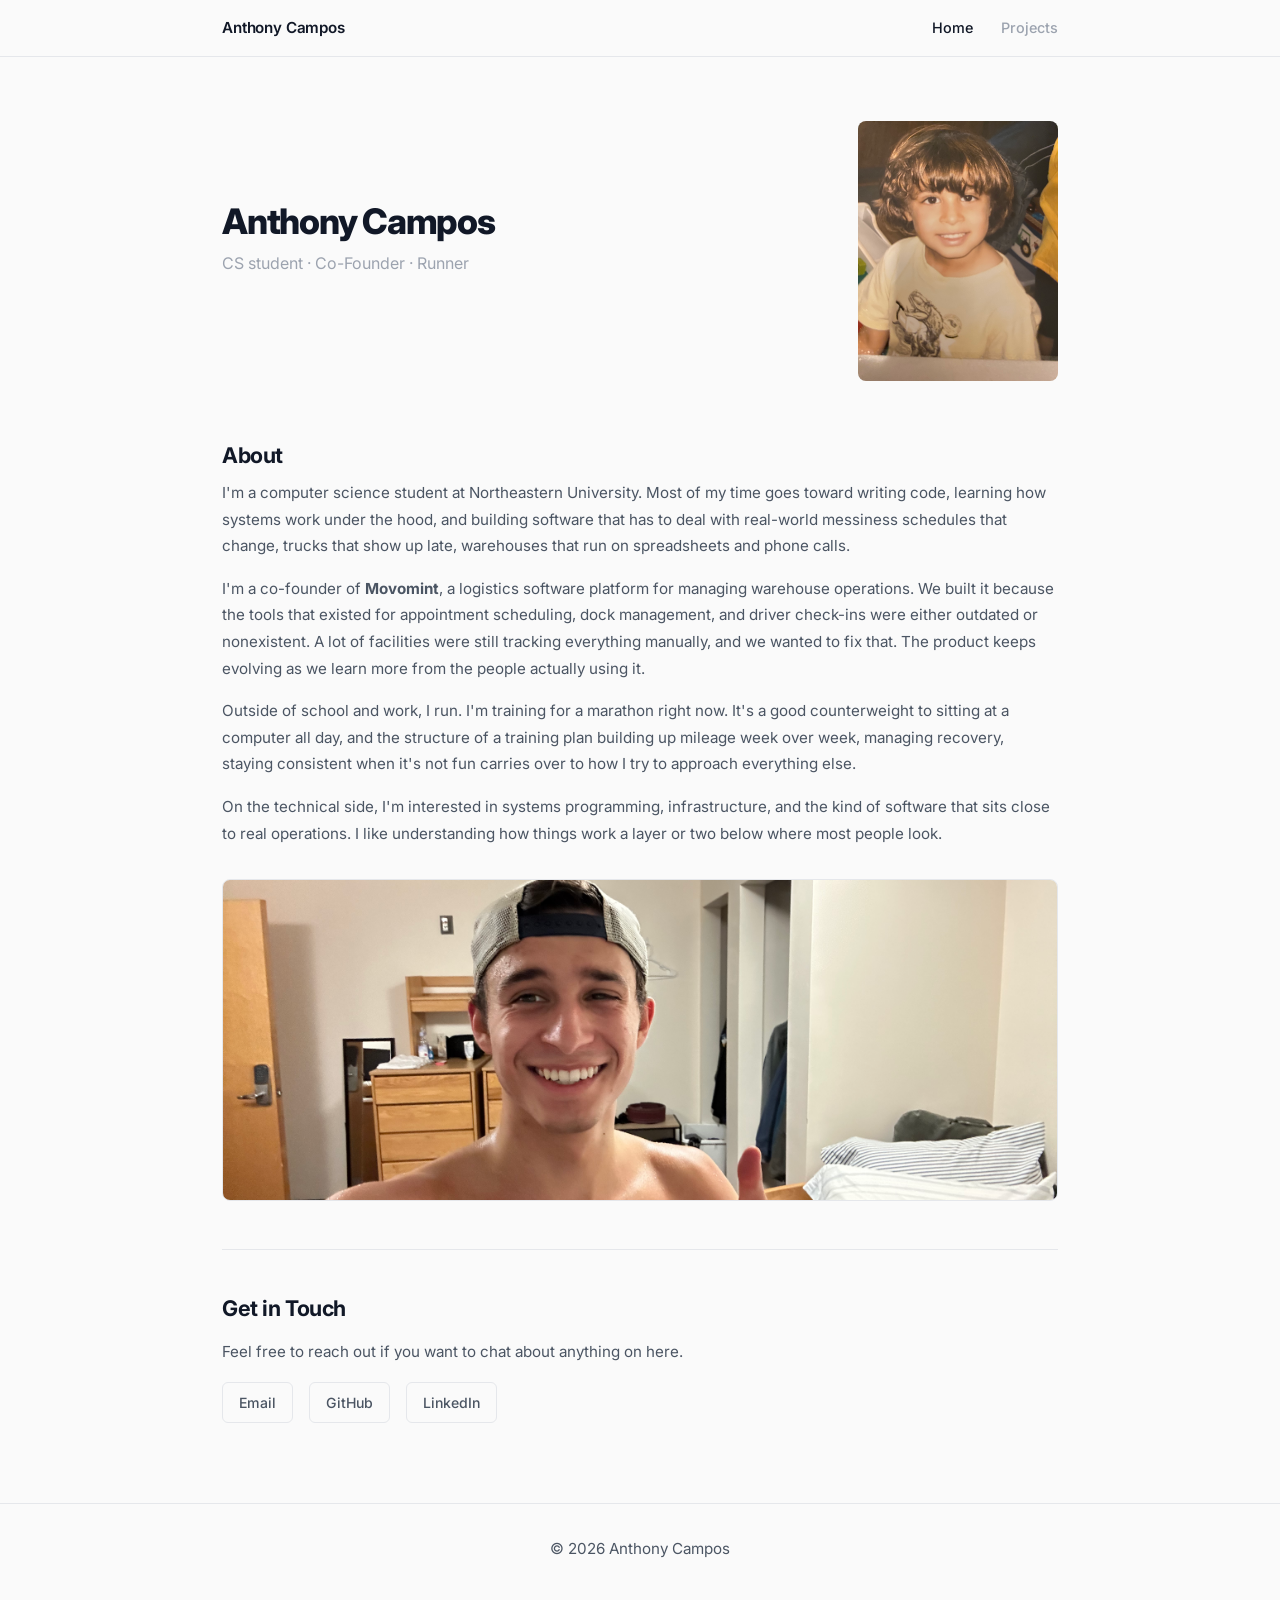
<file: index.html>
<!DOCTYPE html>
<html lang="en">

<head>
  <meta charset="UTF-8">
  <meta name="viewport" content="width=device-width, initial-scale=1.0">
  <meta name="description" content="Anthony Campos CS student at Northeastern, co-founder of Movomint, and runner.">
  <title>Anthony Campos Building Systems</title>
  <link rel="stylesheet" href="style.css">
</head>

<body>

  <nav class="navbar">
    <div class="navbar-inner">
      <a href="index.html" class="navbar-brand">Anthony Campos</a>
      <ul class="navbar-links">
        <li><a href="index.html" class="active">Home</a></li>
        <li><a href="projects.html">Projects</a></li>
      </ul>
    </div>
  </nav>

  <main class="container">

    <section class="hero">
      <div class="hero-text">
        <h1>Anthony Campos</h1>
        <p class="subtitle">CS student · Co-Founder · Runner</p>
      </div>
      <div class="hero-image">
        <img src="images/IMG_9279.png" alt="Anthony Campos">
      </div>
    </section>

    <section class="section">
      <h2>About</h2>
      <p>
        I'm a computer science student at Northeastern University. Most of my time goes toward
        writing code, learning how systems work under the hood, and building software that
        has to deal with real-world messiness schedules that change, trucks that show up
        late, warehouses that run on spreadsheets and phone calls.
      </p>
      <p>
        I'm a co-founder of <strong>Movomint</strong>, a logistics software platform for
        managing warehouse operations. We built it because the tools that existed for
        appointment scheduling, dock management, and driver check-ins were either outdated
        or nonexistent. A lot of facilities were still tracking everything manually, and we
        wanted to fix that. The product keeps evolving as we learn more from the people
        actually using it.
      </p>
      <p>
        Outside of school and work, I run. I'm training for a marathon right now. It's a
        good counterweight to sitting at a computer all day, and the structure of a training
        plan building up mileage week over week, managing recovery, staying consistent
        when it's not fun carries over to how I try to approach everything else.
      </p>
      <p>
        On the technical side, I'm interested in systems programming, infrastructure, and
        the kind of software that sits close to real operations. I like understanding how
        things work a layer or two below where most people look.
      </p>
    </section>

    <div class="content-image">
      <img src="images/IMG_5148.png" alt="Running">
    </div>

    <section class="contact">
      <h2>Get in Touch</h2>
      <p>Feel free to reach out if you want to chat about anything on here.</p>
      <div class="contact-links">
        <a href="mailto:campos.an@northeastern.edu">Email</a>
        <a href="https://github.com/camposanthony" target="_blank" rel="noopener noreferrer">GitHub</a>
        <a href="https://www.linkedin.com/in/anthonyrcampos/" target="_blank" rel="noopener noreferrer">LinkedIn</a>
      </div>
    </section>

  </main>

  <footer class="footer">
    <p>&copy; 2026 Anthony Campos</p>
  </footer>

</body>

</html>
</file>
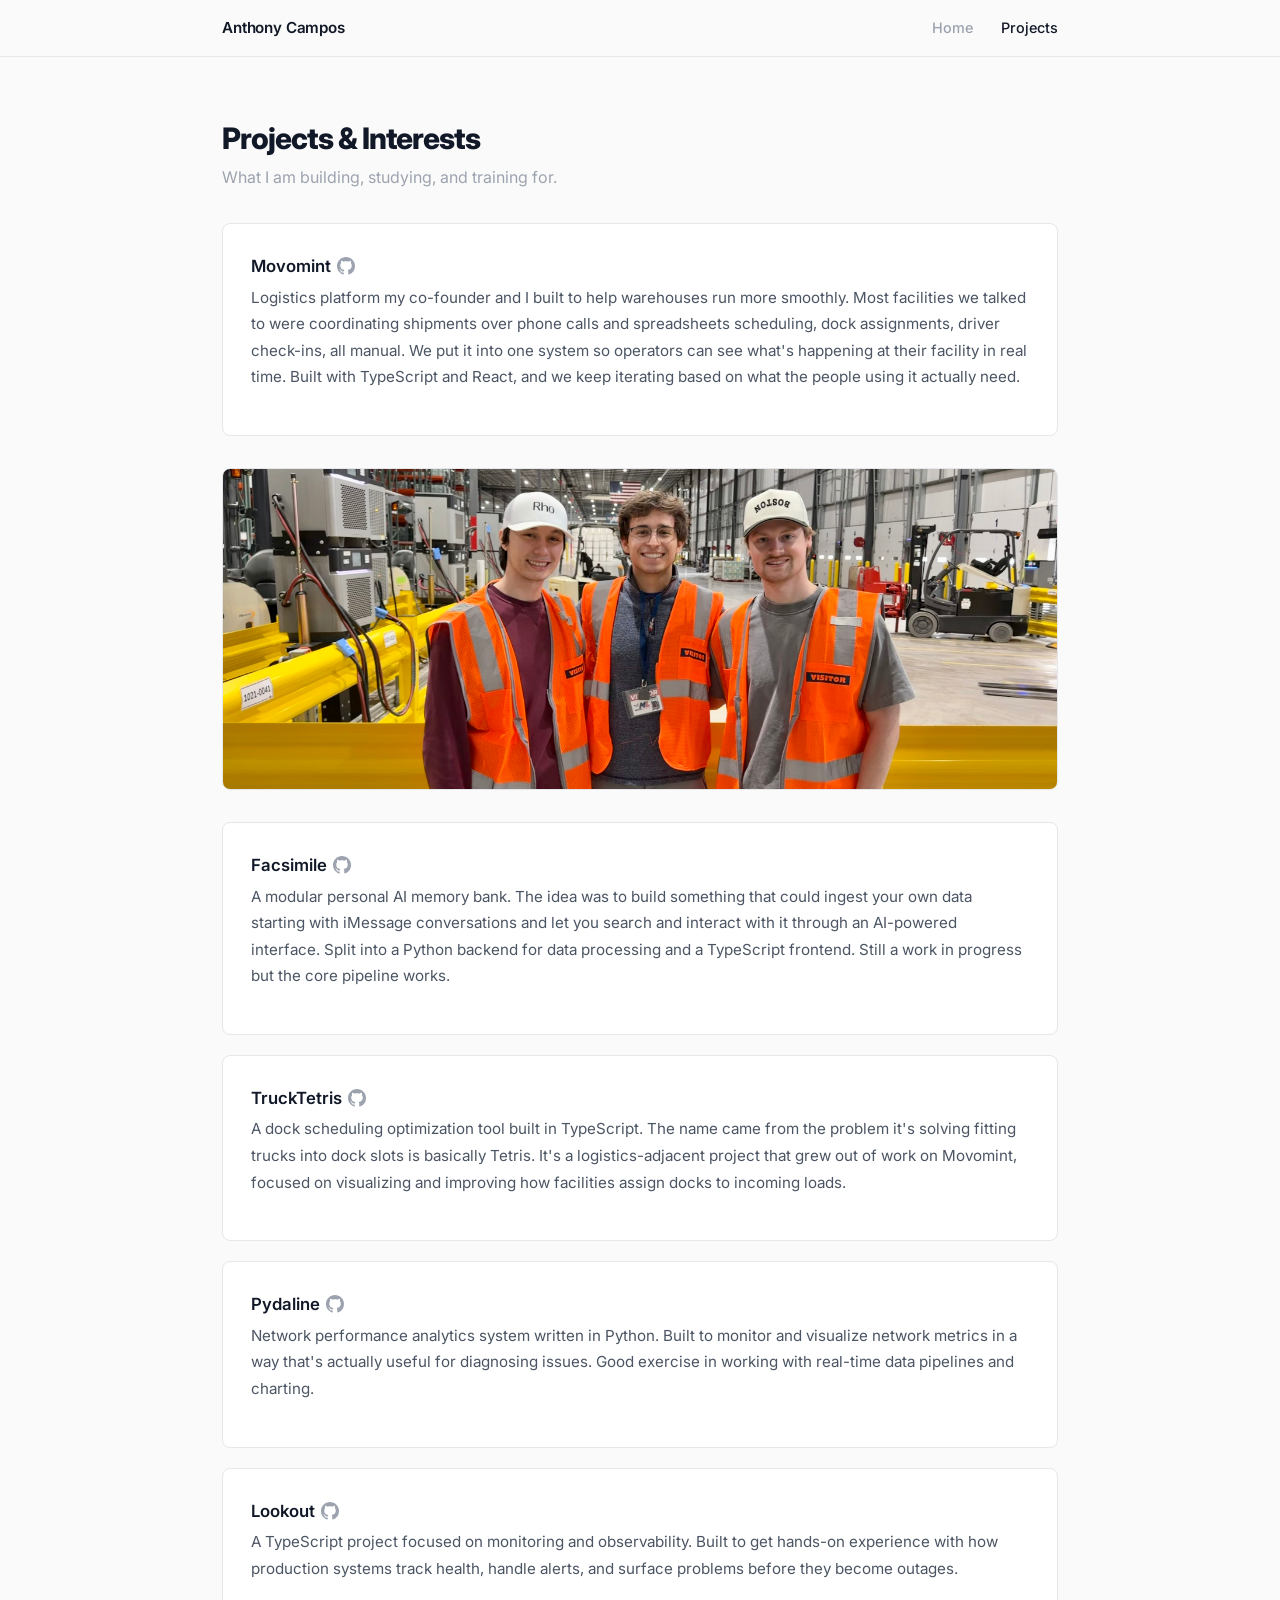
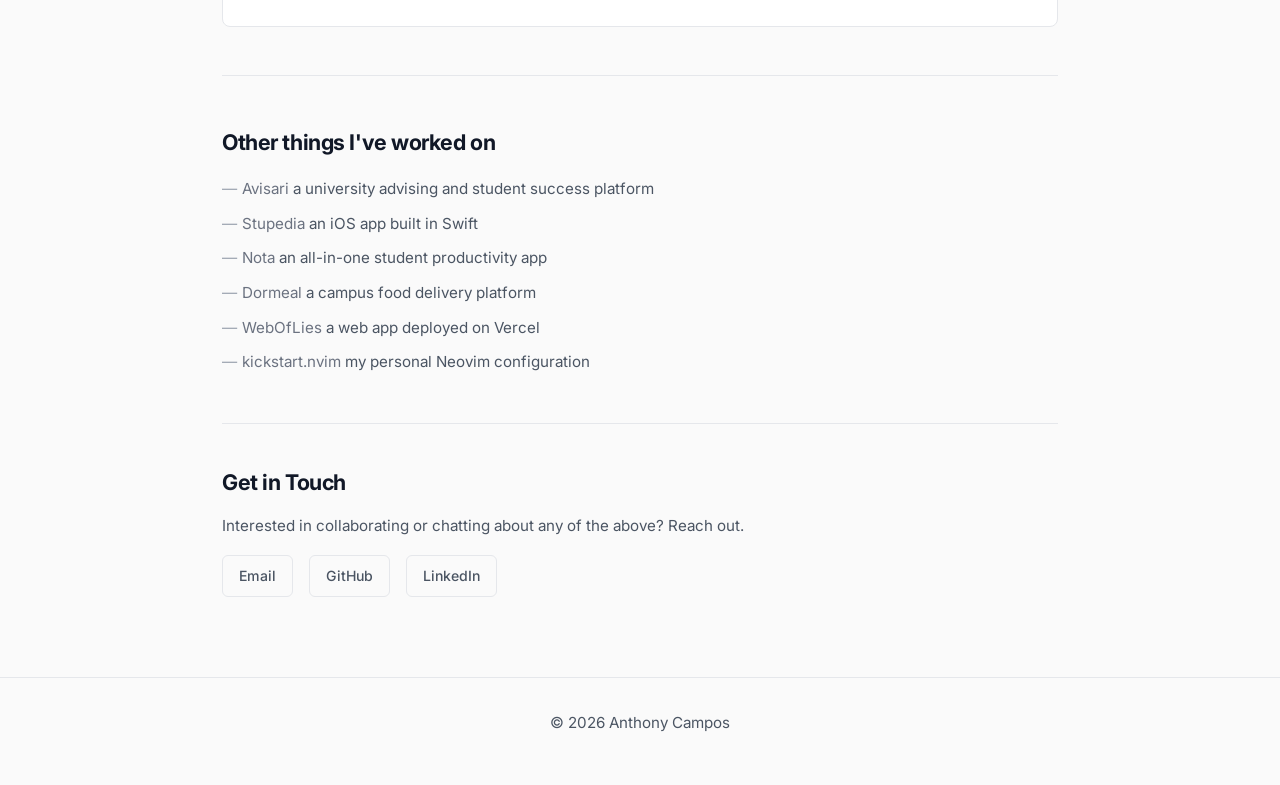
<file: projects.html>
<!DOCTYPE html>
<html lang="en">

<head>
    <meta charset="UTF-8">
    <meta name="viewport" content="width=device-width, initial-scale=1.0">
    <meta name="description" content="Projects and interests Movomint, systems programming, and running.">
    <title>Projects Anthony Campos</title>
    <link rel="stylesheet" href="style.css">
</head>

<body>

    <nav class="navbar">
        <div class="navbar-inner">
            <a href="index.html" class="navbar-brand">Anthony Campos</a>
            <ul class="navbar-links">
                <li><a href="index.html">Home</a></li>
                <li><a href="projects.html" class="active">Projects</a></li>
            </ul>
        </div>
    </nav>

    <main class="container">

        <div class="page-header">
            <h1>Projects &amp; Interests</h1>
            <p class="subtitle">What I am building, studying, and training for.</p>
        </div>

        <div class="project-card">
            <h3><a href="https://movomint.com" target="_blank" rel="noopener noreferrer">Movomint <svg class="gh-icon"
                        viewBox="0 0 16 16">
                        <path
                            d="M8 0C3.58 0 0 3.58 0 8c0 3.54 2.29 6.53 5.47 7.59.4.07.55-.17.55-.38 0-.19-.01-.82-.01-1.49-2.01.37-2.53-.49-2.69-.94-.09-.23-.48-.94-.82-1.13-.28-.15-.68-.52-.01-.53.63-.01 1.08.58 1.23.82.72 1.21 1.87.87 2.33.66.07-.52.28-.87.51-1.07-1.78-.2-3.64-.89-3.64-3.95 0-.87.31-1.59.82-2.15-.08-.2-.36-1.02.08-2.12 0 0 .67-.21 2.2.82.64-.18 1.32-.27 2-.27.68 0 1.36.09 2 .27 1.53-1.04 2.2-.82 2.2-.82.44 1.1.16 1.92.08 2.12.51.56.82 1.27.82 2.15 0 3.07-1.87 3.75-3.65 3.95.29.25.54.73.54 1.48 0 1.07-.01 1.93-.01 2.2 0 .21.15.46.55.38A8.013 8.013 0 0016 8c0-4.42-3.58-8-8-8z" />
                    </svg></a></h3>
            <p>
                Logistics platform my co-founder and I built to help warehouses run more smoothly.
                Most facilities we talked to were coordinating shipments over phone calls and
                spreadsheets scheduling, dock assignments, driver check-ins, all manual. We
                put it into one system so operators can see what's happening at their facility
                in real time. Built with TypeScript and React, and we keep iterating based on
                what the people using it actually need.
            </p>
        </div>

        <div class="content-image">
            <img src="images/IMG_5516.png" alt="Warehouse operations">
        </div>

        <div class="project-card">
            <h3><a href="https://github.com/camposanthony/Facsimile" target="_blank" rel="noopener noreferrer">Facsimile
                    <svg class="gh-icon" viewBox="0 0 16 16">
                        <path
                            d="M8 0C3.58 0 0 3.58 0 8c0 3.54 2.29 6.53 5.47 7.59.4.07.55-.17.55-.38 0-.19-.01-.82-.01-1.49-2.01.37-2.53-.49-2.69-.94-.09-.23-.48-.94-.82-1.13-.28-.15-.68-.52-.01-.53.63-.01 1.08.58 1.23.82.72 1.21 1.87.87 2.33.66.07-.52.28-.87.51-1.07-1.78-.2-3.64-.89-3.64-3.95 0-.87.31-1.59.82-2.15-.08-.2-.36-1.02.08-2.12 0 0 .67-.21 2.2.82.64-.18 1.32-.27 2-.27.68 0 1.36.09 2 .27 1.53-1.04 2.2-.82 2.2-.82.44 1.1.16 1.92.08 2.12.51.56.82 1.27.82 2.15 0 3.07-1.87 3.75-3.65 3.95.29.25.54.73.54 1.48 0 1.07-.01 1.93-.01 2.2 0 .21.15.46.55.38A8.013 8.013 0 0016 8c0-4.42-3.58-8-8-8z" />
                    </svg></a></h3>
            <p>
                A modular personal AI memory bank. The idea was to build something that could
                ingest your own data starting with iMessage conversations and let you
                search and interact with it through an AI-powered interface. Split into a
                Python backend for data processing and a TypeScript frontend. Still a work
                in progress but the core pipeline works.
            </p>
        </div>

        <div class="project-card">
            <h3><a href="https://github.com/camposanthony/TruckTetris" target="_blank"
                    rel="noopener noreferrer">TruckTetris <svg class="gh-icon" viewBox="0 0 16 16">
                        <path
                            d="M8 0C3.58 0 0 3.58 0 8c0 3.54 2.29 6.53 5.47 7.59.4.07.55-.17.55-.38 0-.19-.01-.82-.01-1.49-2.01.37-2.53-.49-2.69-.94-.09-.23-.48-.94-.82-1.13-.28-.15-.68-.52-.01-.53.63-.01 1.08.58 1.23.82.72 1.21 1.87.87 2.33.66.07-.52.28-.87.51-1.07-1.78-.2-3.64-.89-3.64-3.95 0-.87.31-1.59.82-2.15-.08-.2-.36-1.02.08-2.12 0 0 .67-.21 2.2.82.64-.18 1.32-.27 2-.27.68 0 1.36.09 2 .27 1.53-1.04 2.2-.82 2.2-.82.44 1.1.16 1.92.08 2.12.51.56.82 1.27.82 2.15 0 3.07-1.87 3.75-3.65 3.95.29.25.54.73.54 1.48 0 1.07-.01 1.93-.01 2.2 0 .21.15.46.55.38A8.013 8.013 0 0016 8c0-4.42-3.58-8-8-8z" />
                    </svg></a></h3>
            <p>
                A dock scheduling optimization tool built in TypeScript. The name came from
                the problem it's solving fitting trucks into dock slots is basically Tetris.
                It's a logistics-adjacent project that grew out of work on Movomint, focused
                on visualizing and improving how facilities assign docks to incoming loads.
            </p>
        </div>

        <div class="project-card">
            <h3><a href="https://github.com/camposanthony/Pydaline" target="_blank" rel="noopener noreferrer">Pydaline
                    <svg class="gh-icon" viewBox="0 0 16 16">
                        <path
                            d="M8 0C3.58 0 0 3.58 0 8c0 3.54 2.29 6.53 5.47 7.59.4.07.55-.17.55-.38 0-.19-.01-.82-.01-1.49-2.01.37-2.53-.49-2.69-.94-.09-.23-.48-.94-.82-1.13-.28-.15-.68-.52-.01-.53.63-.01 1.08.58 1.23.82.72 1.21 1.87.87 2.33.66.07-.52.28-.87.51-1.07-1.78-.2-3.64-.89-3.64-3.95 0-.87.31-1.59.82-2.15-.08-.2-.36-1.02.08-2.12 0 0 .67-.21 2.2.82.64-.18 1.32-.27 2-.27.68 0 1.36.09 2 .27 1.53-1.04 2.2-.82 2.2-.82.44 1.1.16 1.92.08 2.12.51.56.82 1.27.82 2.15 0 3.07-1.87 3.75-3.65 3.95.29.25.54.73.54 1.48 0 1.07-.01 1.93-.01 2.2 0 .21.15.46.55.38A8.013 8.013 0 0016 8c0-4.42-3.58-8-8-8z" />
                    </svg></a></h3>
            <p>
                Network performance analytics system written in Python. Built to monitor and
                visualize network metrics in a way that's actually useful for diagnosing issues.
                Good exercise in working with real-time data pipelines and charting.
            </p>
        </div>

        <div class="project-card">
            <h3><a href="https://github.com/camposanthony/Lookout" target="_blank" rel="noopener noreferrer">Lookout
                    <svg class="gh-icon" viewBox="0 0 16 16">
                        <path
                            d="M8 0C3.58 0 0 3.58 0 8c0 3.54 2.29 6.53 5.47 7.59.4.07.55-.17.55-.38 0-.19-.01-.82-.01-1.49-2.01.37-2.53-.49-2.69-.94-.09-.23-.48-.94-.82-1.13-.28-.15-.68-.52-.01-.53.63-.01 1.08.58 1.23.82.72 1.21 1.87.87 2.33.66.07-.52.28-.87.51-1.07-1.78-.2-3.64-.89-3.64-3.95 0-.87.31-1.59.82-2.15-.08-.2-.36-1.02.08-2.12 0 0 .67-.21 2.2.82.64-.18 1.32-.27 2-.27.68 0 1.36.09 2 .27 1.53-1.04 2.2-.82 2.2-.82.44 1.1.16 1.92.08 2.12.51.56.82 1.27.82 2.15 0 3.07-1.87 3.75-3.65 3.95.29.25.54.73.54 1.48 0 1.07-.01 1.93-.01 2.2 0 .21.15.46.55.38A8.013 8.013 0 0016 8c0-4.42-3.58-8-8-8z" />
                    </svg></a></h3>
            <p>
                A TypeScript project focused on monitoring and observability. Built to get
                hands-on experience with how production systems track health, handle alerts,
                and surface problems before they become outages.
            </p>
        </div>

        <hr class="section-divider">

        <section class="section">
            <h2>Other things I've worked on</h2>
            <ul class="styled-list">
                <li><a href="https://github.com/camposanthony/Avisari" target="_blank"
                        rel="noopener noreferrer">Avisari</a> a university advising and student success platform</li>
                <li><a href="https://github.com/camposanthony/Stupedia" target="_blank"
                        rel="noopener noreferrer">Stupedia</a> an iOS app built in Swift</li>
                <li><a href="https://github.com/camposanthony/Nota" target="_blank" rel="noopener noreferrer">Nota</a>
                    an all-in-one student productivity app</li>
                <li><a href="https://github.com/camposanthony/Dormeal2.0" target="_blank"
                        rel="noopener noreferrer">Dormeal</a> a campus food delivery platform</li>
                <li><a href="https://github.com/camposanthony/WebOfLies" target="_blank"
                        rel="noopener noreferrer">WebOfLies</a> a web app deployed on Vercel</li>
                <li><a href="https://github.com/camposanthony/kickstart.nvim" target="_blank"
                        rel="noopener noreferrer">kickstart.nvim</a> my personal Neovim configuration</li>
            </ul>
        </section>

        <section class="contact">
            <h2>Get in Touch</h2>
            <p>Interested in collaborating or chatting about any of the above? Reach out.</p>
            <div class="contact-links">
                <a href="mailto:campos.an@northeastern.edu">Email</a>
                <a href="https://github.com/camposanthony" target="_blank" rel="noopener noreferrer">GitHub</a>
                <a href="https://www.linkedin.com/in/anthonyrcampos/" target="_blank"
                    rel="noopener noreferrer">LinkedIn</a>
            </div>
        </section>

    </main>

    <footer class="footer">
        <p>&copy; 2026 Anthony Campos</p>
    </footer>

</body>

</html>
</file>
<file: style.css>
@import url('https://fonts.googleapis.com/css2?family=Inter:wght@400;500;600;700;800&display=swap');

:root {
  --bg: #fafafa;
  --bg-card: #ffffff;
  --text: #111827;
  --text-secondary: #4b5563;
  --text-muted: #9ca3af;
  --border: #e5e7eb;
  --accent: #111827;
  --accent-hover: #000000;
  --link: #6b7280;
  --link-hover: #111827;
  --font: 'Inter', -apple-system, BlinkMacSystemFont, 'Segoe UI', sans-serif;
  --max-width: 900px;
  --radius: 8px;
  --transition: 0.2s ease;
}

*,
*::before,
*::after {
  margin: 0;
  padding: 0;
  box-sizing: border-box;
}

html {
  scroll-behavior: smooth;
  -webkit-font-smoothing: antialiased;
  -moz-osx-font-smoothing: grayscale;
}

body {
  font-family: var(--font);
  background: var(--bg);
  color: var(--text);
  line-height: 1.7;
  font-size: 16px;
  min-height: 100vh;
  display: flex;
  flex-direction: column;
}

img {
  max-width: 100%;
  height: auto;
  display: block;
}

a {
  color: var(--link);
  text-decoration: none;
  transition: color var(--transition);
}

a:hover {
  color: var(--link-hover);
}

.navbar {
  position: sticky;
  top: 0;
  z-index: 100;
  background: rgba(250, 250, 250, 0.88);
  backdrop-filter: blur(14px);
  -webkit-backdrop-filter: blur(14px);
  border-bottom: 1px solid var(--border);
}

.navbar-inner {
  max-width: var(--max-width);
  margin: 0 auto;
  padding: 0 2rem;
  display: flex;
  align-items: center;
  justify-content: space-between;
  height: 56px;
}

.navbar-brand {
  font-weight: 600;
  font-size: 0.95rem;
  color: var(--text);
  letter-spacing: -0.01em;
}

.navbar-brand:hover {
  color: var(--text);
}

.navbar-links {
  list-style: none;
  display: flex;
  gap: 1.75rem;
}

.navbar-links a {
  color: var(--text-muted);
  font-weight: 500;
  font-size: 0.9rem;
  transition: color var(--transition);
}

.navbar-links a:hover,
.navbar-links a.active {
  color: var(--text);
}

.container {
  max-width: var(--max-width);
  margin: 0 auto;
  padding: 4rem 2rem 5rem;
  flex: 1;
}

.hero {
  display: flex;
  align-items: center;
  gap: 2.5rem;
  margin-bottom: 3.5rem;
}

.hero-text {
  flex: 1;
}

.hero-image {
  width: 200px;
  min-width: 160px;
  border-radius: var(--radius);
  overflow: hidden;
}

.hero-image img {
  width: 100%;
  height: 260px;
  object-fit: cover;
}

h1 {
  font-size: 2.2rem;
  font-weight: 800;
  letter-spacing: -0.035em;
  line-height: 1.15;
  color: var(--text);
  margin-bottom: 0.5rem;
}

h2 {
  font-size: 1.35rem;
  font-weight: 700;
  letter-spacing: -0.02em;
  color: var(--text);
  margin-bottom: 0.4rem;
  margin-top: 2.5rem;
}

h3 {
  font-size: 1.05rem;
  font-weight: 600;
  color: var(--text);
  margin-bottom: 0.25rem;
  margin-top: 1.5rem;
}

.subtitle {
  color: var(--text-muted);
  font-size: 1rem;
  font-weight: 400;
  margin-bottom: 1.5rem;
}

p {
  margin-bottom: 1rem;
  color: var(--text-secondary);
  line-height: 1.75;
  font-size: 0.95rem;
}

.section {
  margin-top: 3rem;
}

.section-divider {
  border: none;
  border-top: 1px solid var(--border);
  margin: 3rem 0;
}

.content-image {
  border-radius: var(--radius);
  overflow: hidden;
  margin: 2rem 0;
  border: 1px solid var(--border);
}

.content-image img {
  width: 100%;
  height: 320px;
  object-fit: cover;
}

.content-image.small img {
  height: 240px;
}

.styled-list {
  list-style: none;
  padding: 0;
  margin: 1rem 0 1.5rem;
}

.styled-list li {
  position: relative;
  padding-left: 1.25rem;
  margin-bottom: 0.65rem;
  color: var(--text-secondary);
  font-size: 0.95rem;
  line-height: 1.6;
}

.styled-list li::before {
  content: '—';
  position: absolute;
  left: 0;
  color: var(--text-muted);
}

.contact {
  border-top: 1px solid var(--border);
  padding-top: 2.5rem;
  margin-top: 3rem;
}

.contact h2 {
  margin-top: 0;
  margin-bottom: 0.75rem;
}

.contact-links {
  display: flex;
  gap: 1rem;
  flex-wrap: wrap;
}

.contact-links a {
  display: inline-flex;
  align-items: center;
  gap: 0.35rem;
  padding: 0.5rem 1rem;
  border: 1px solid var(--border);
  border-radius: 6px;
  color: var(--text-secondary);
  font-weight: 500;
  font-size: 0.88rem;
  transition: all var(--transition);
}

.contact-links a:hover {
  border-color: var(--text);
  color: var(--text);
  background: var(--bg-card);
}

.footer {
  text-align: center;
  padding: 2rem;
  color: var(--text-muted);
  font-size: 0.82rem;
  border-top: 1px solid var(--border);
}

.project-card {
  border: 1px solid var(--border);
  border-radius: var(--radius);
  padding: 1.75rem;
  margin-top: 1.25rem;
  background: var(--bg-card);
  transition: border-color var(--transition);
}

.project-card:hover {
  border-color: #d1d5db;
}

.project-card h3 {
  margin-top: 0;
}

.project-card h3 a {
  color: var(--text);
  text-decoration: none;
  display: inline-flex;
  align-items: center;
  gap: 0.4rem;
  transition: all var(--transition);
}

.project-card h3 a:hover {
  color: var(--text-secondary);
}

.gh-icon {
  width: 18px;
  height: 18px;
  fill: var(--text-muted);
  flex-shrink: 0;
  transition: fill var(--transition);
}

a:hover .gh-icon {
  fill: var(--text);
}

.page-header {
  margin-bottom: 2rem;
}

.page-header h1 {
  font-size: 1.85rem;
}

@media (max-width: 768px) {
  .hero {
    flex-direction: column-reverse;
    text-align: center;
    gap: 1.5rem;
  }

  .hero-image {
    width: 160px;
    min-width: unset;
  }

  .hero-image img {
    height: 200px;
  }

  h1 {
    font-size: 1.65rem;
  }

  .container {
    padding: 2.5rem 1.25rem 3rem;
  }

  .navbar-inner {
    padding: 0 1.25rem;
  }

  .contact-links {
    flex-direction: column;
    gap: 0.6rem;
  }

  .contact-links a {
    justify-content: center;
  }

  .content-image img {
    height: 200px;
  }
}

@media (max-width: 480px) {
  h1 {
    font-size: 1.4rem;
  }

  .navbar-links {
    gap: 1.2rem;
  }
}
</file>
